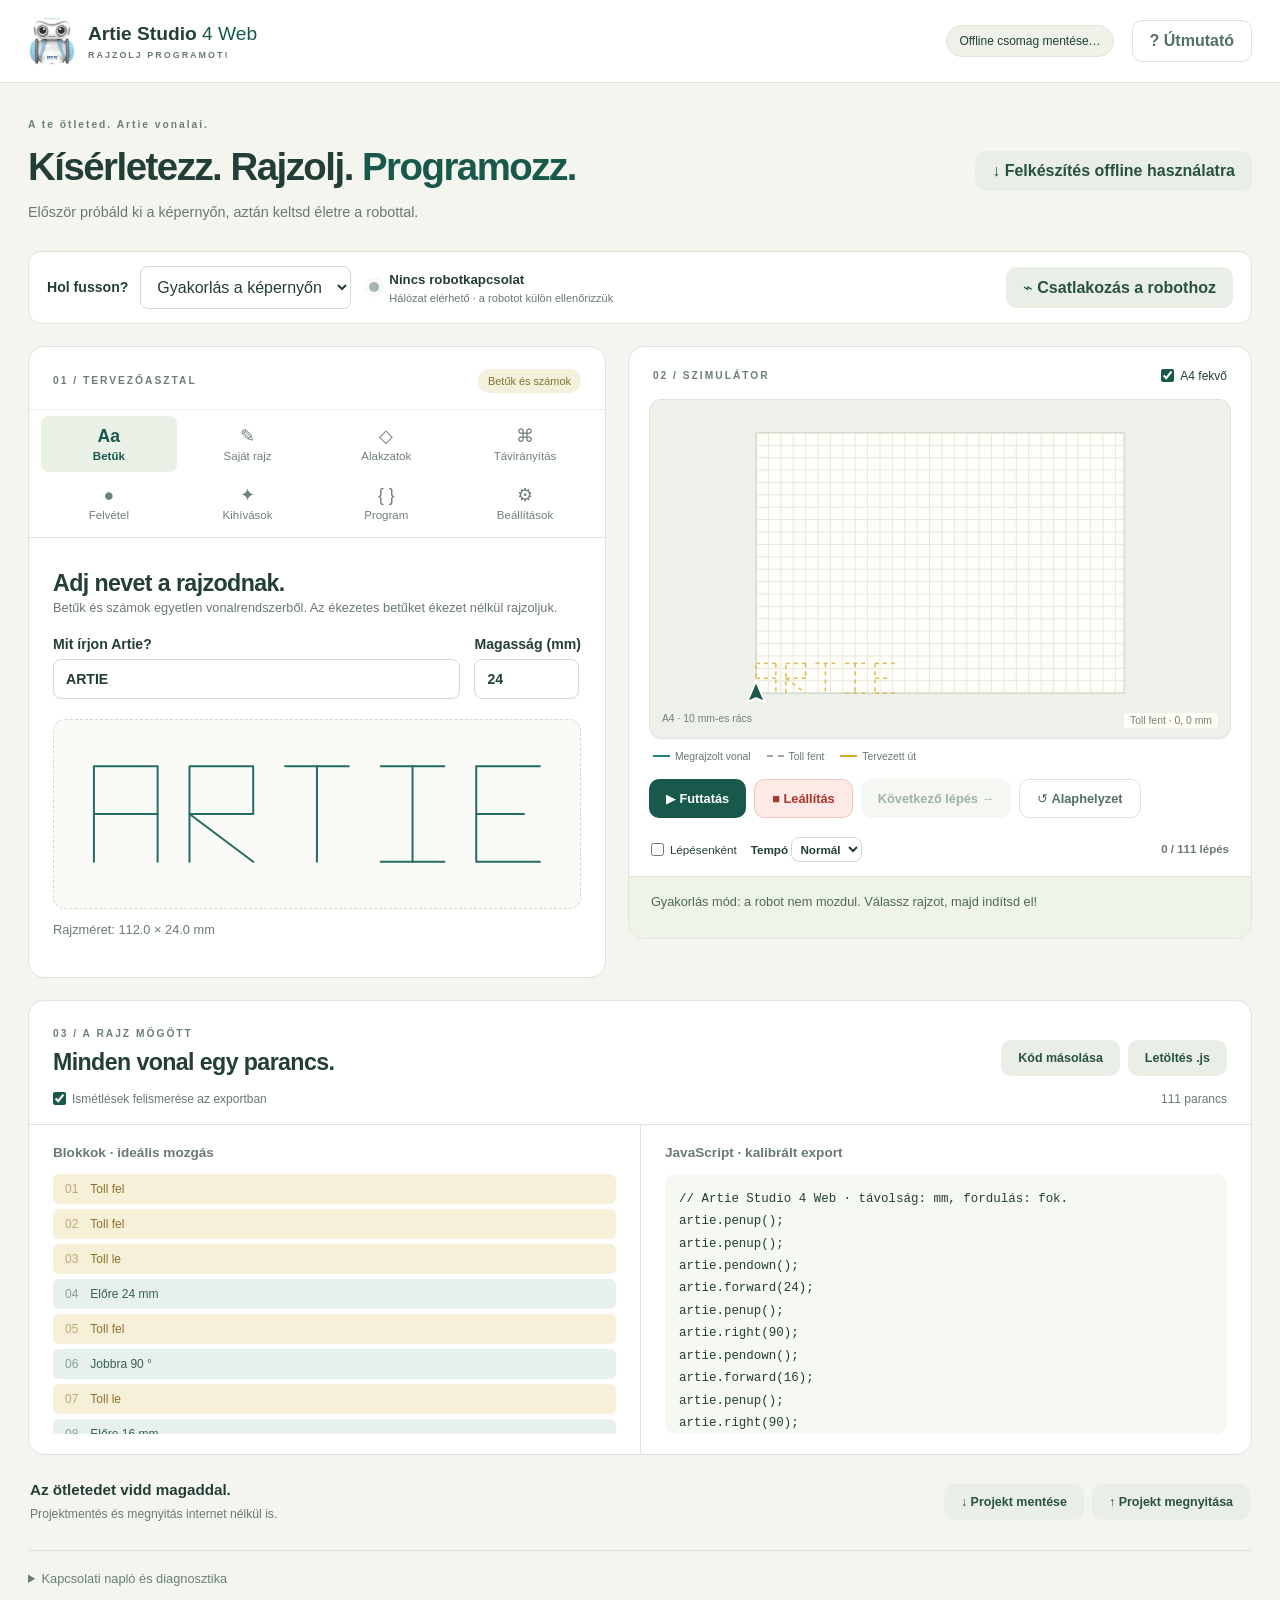
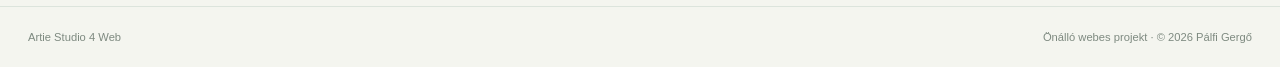
<file: artie-studio/index.html>
<!doctype html>
<html lang="hu"><head><meta charset="utf-8"><meta name="viewport" content="width=device-width,initial-scale=1"><meta name="theme-color" content="#19594c"><meta name="description" content="Artie Studio 4 Web: rajzolás, programozás és offline robotműhely."><title>Artie Studio 4 Web · Rajzolj programot!</title><link rel="icon" href="artie.png"><link rel="manifest" href="manifest.webmanifest"><link rel="stylesheet" href="style.css"><script type="module" src="app.js"></script></head>
<body><header class="topbar"><a class="brand" href="./"><img src="artie.png" width="48" height="48" alt="Artie robot"><span>Artie Studio <b>4 Web</b><small>RAJZOLJ PROGRAMOT!</small></span></a><div class="top-status"><span class="status" id="offline-status" role="status">Offline csomag ellenőrzése…</span><button class="quiet" id="help-open" aria-label="Használati útmutató">? Útmutató</button></div></header>
<main><section class="intro"><div><p class="eyebrow">A te ötleted. Artie vonalai.</p><h1>Kísérletezz. Rajzolj. <em>Programozz.</em></h1><p>Először próbáld ki a képernyőn, aztán keltsd életre a robottal.</p></div><button id="prepare-offline" class="secondary">↓ Felkészítés offline használatra</button></section>
<section class="connection-strip" aria-label="Robotkapcsolat"><div class="mode-field"><label for="mode">Hol fusson?</label><select id="mode"><option value="practice">Gyakorlás a képernyőn</option><option value="robot">Rajzolás robottal</option></select></div><div class="connection-state"><span class="signal" id="signal"></span><div><strong id="robot-status" role="status">Nincs robotkapcsolat</strong><small id="network-status">Hálózat ellenőrzése…</small></div></div><button id="connect" class="secondary">⌁ Csatlakozás a robothoz</button><button id="disconnect" class="quiet" hidden>Bontás</button><button id="install" class="quiet" hidden>Alkalmazás telepítése</button></section>
<section class="workspace"><div class="source-panel panel"><div class="panel-heading"><span class="eyebrow">01 / TERVEZŐASZTAL</span><span class="chip" id="source-chip">Betűk és számok</span></div><div class="tabs" role="tablist" aria-label="Rajz forrása"><button role="tab" id="tab-text" aria-controls="source-content" aria-selected="true" data-tab="text">Aa <span>Betűk</span></button><button role="tab" id="tab-draw" aria-controls="source-content" aria-selected="false" data-tab="draw">✎ <span>Saját rajz</span></button><button role="tab" id="tab-shapes" aria-controls="source-content" aria-selected="false" data-tab="shapes">◇ <span>Alakzatok</span></button><button role="tab" id="tab-remote" aria-controls="source-content" aria-selected="false" data-tab="remote">⌘ <span>Távirányítás</span></button><button role="tab" id="tab-recording" aria-controls="source-content" aria-selected="false" data-tab="recording">● <span>Felvétel</span></button><button role="tab" id="tab-challenges" aria-controls="source-content" aria-selected="false" data-tab="challenges">✦ <span>Kihívások</span></button><button role="tab" id="tab-program" aria-controls="source-content" aria-selected="false" data-tab="program">{ } <span>Program</span></button><button role="tab" id="tab-settings" aria-controls="source-content" aria-selected="false" data-tab="settings">⚙ <span>Beállítások</span></button></div><div id="source-content" role="tabpanel" aria-labelledby="tab-text"></div></div>
<div class="preview-panel panel"><div class="panel-heading"><span class="eyebrow">02 / SZIMULÁTOR</span><label class="check"><input type="checkbox" id="landscape" checked>A4 fekvő</label></div><div class="canvas-wrap"><canvas id="simulator" aria-label="A robot tervezett és lefutott útvonala 10 milliméteres rácson"></canvas><div class="paper-label">A4 · 10 mm-es rács <span id="sim-state">Toll fent</span></div></div><div class="legend"><span><i class="ink"></i>Megrajzolt vonal</span><span><i class="travel"></i>Toll fent</span><span><i class="planned"></i>Tervezett út</span></div><div class="playbar"><button id="run" class="primary">▶ Futtatás</button><button id="stop" class="stop">■ Leállítás</button><button id="next" class="secondary" disabled>Következő lépés →</button><button id="reset" class="quiet">↺ Alaphelyzet</button></div><div class="run-options"><label class="check"><input type="checkbox" id="step-mode">Lépésenként</label><label for="speed">Tempó <select id="speed"><option value="300">Lassú</option><option value="100" selected>Normál</option><option value="10">Gyors</option></select></label><strong id="run-progress" aria-live="polite">0 / 0 lépés</strong></div><p class="notice" id="message" role="status">Gyakorlás mód: a robot nem mozdul. Válassz rajzot, majd indítsd el!</p></div></section>
<section class="code-panel panel"><div class="panel-heading"><div><span class="eyebrow">03 / A RAJZ MÖGÖTT</span><h2>Minden vonal egy parancs.</h2></div><div class="tools"><button class="secondary" id="copy-code">Kód másolása</button><button class="secondary" id="export-code">Letöltés .js</button></div></div><div class="code-settings"><label class="check"><input id="use-loops" type="checkbox" checked>Ismétlések felismerése az exportban</label><span id="command-count">0 parancs</span></div><div class="code-columns"><div><h3>Blokkok · ideális mozgás</h3><ol id="blocks" class="blocks"></ol></div><div><h3>JavaScript · kalibrált export</h3><pre id="code" tabindex="0"></pre></div></div></section>
<section class="project-bar"><div><strong>Az ötletedet vidd magaddal.</strong><p>Projektmentés és megnyitás internet nélkül is.</p></div><div class="tools"><button id="save-project" class="secondary">↓ Projekt mentése</button><button id="open-project" class="secondary">↑ Projekt megnyitása</button><input type="file" id="project-file" accept=".json,application/json" hidden></div></section>
<details class="diagnostics"><summary>Kapcsolati napló és diagnosztika</summary><p>A kapcsolatpróba csak verziót és állapotot kérdez; a robotot nem mozgatja.</p><button id="ping" class="secondary">Kapcsolat tesztelése</button><button id="download-log" class="quiet">Napló letöltése</button><pre id="log">Még nincs kapcsolati esemény.</pre></details></main>
<footer>Artie Studio 4 Web <span>Önálló webes projekt · © 2026 Pálfi Gergő</span></footer>
<dialog id="help"><div class="dialog-head"><h2>Internetről a robothoz</h2><button id="help-close" class="quiet" aria-label="Útmutató bezárása">✕</button></div><ol class="guide"><li><strong>Nyisd meg interneten.</strong> Várd meg az „Offline használatra kész” jelzést. Minden szükséges fájl a böngészőbe kerül.</li><li><strong>Válts az Artie Wi-Fi-hálózatára.</strong> A böngészőlap maradjon nyitva. Az „internet nélkül” hálózati jelzés ilyenkor természetes.</li><li><strong>Kattints a Csatlakozás gombra.</strong> Ha a böngésző kéri, engedélyezd ennek az oldalnak a helyi hálózaton lévő robot elérését.</li><li><strong>Várd meg: Robot válaszol.</strong> A próba nem mozgatja a robotot. Ezután válaszd a „Rajzolás robottal” módot, és indíts el egy rövid feladatot.</li></ol><p>Az első alkalommal valódi robottal kell ellenőrizni a böngészős kapcsolatot. Ha a robot elutasítja az oldal eredetét, ezt a webalkalmazás nem tudja felülírni.</p><p>Gyakorlás módban minden rajz robot és internet nélkül is kipróbálható. Az offline adatok az adott böngészőben és profilban maradnak; a böngészőadatok törlése után újra töltsd be interneten.</p><p>A szimulátor ideális mozgást mutat. A valódi robotnak sík, szabad felület kell; a lap széle nem veszi figyelembe a robot testének méretét. Megszakadt kapcsolatnál a fizikai leállás nem igazolható.</p></dialog>
</body></html>
</file>
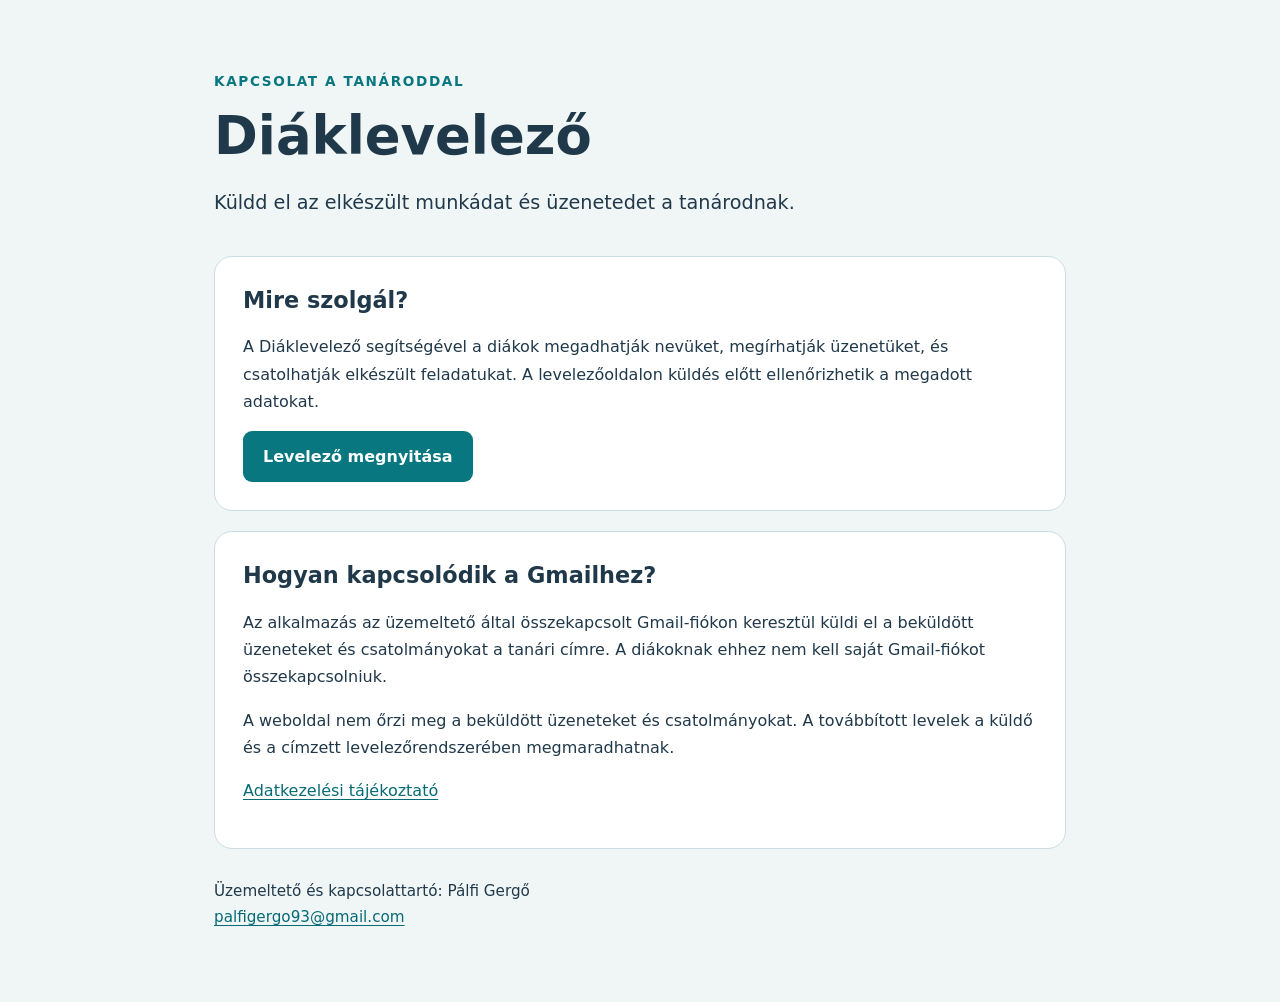
<file: diaklevelezo/index.html>
<!doctype html>
<html lang="hu"><head><meta charset="utf-8"><meta name="viewport" content="width=device-width,initial-scale=1"><title>Diáklevelező – Pálfi Gergő</title><meta name="description" content="Diáklevelező: elkészült iskolai feladatok és üzenetek elküldése a tanárnak."><link rel="stylesheet" href="style.css"></head>
<body><main><header><p class="eyebrow">Kapcsolat a tanároddal</p><h1>Diáklevelező</h1><p class="lead">Küldd el az elkészült munkádat és üzenetedet a tanárodnak.</p></header>
<section><h2>Mire szolgál?</h2><p>A Diáklevelező segítségével a diákok megadhatják nevüket, megírhatják üzenetüket, és csatolhatják elkészült feladatukat. A levelezőoldalon küldés előtt ellenőrizhetik a megadott adatokat.</p><a class="button" href="https://palgeri93.alwaysdata.net/topografia/levelezo.php">Levelező megnyitása</a></section>
<section><h2>Hogyan kapcsolódik a Gmailhez?</h2><p>Az alkalmazás az üzemeltető által összekapcsolt Gmail-fiókon keresztül küldi el a beküldött üzeneteket és csatolmányokat a tanári címre. A diákoknak ehhez nem kell saját Gmail-fiókot összekapcsolniuk.</p><p>A weboldal nem őrzi meg a beküldött üzeneteket és csatolmányokat. A továbbított levelek a küldő és a címzett levelezőrendszerében megmaradhatnak.</p><p><a href="adatkezeles.html">Adatkezelési tájékoztató</a></p></section>
<footer><p>Üzemeltető és kapcsolattartó: Pálfi Gergő<br><a href="mailto:palfigergo93@gmail.com">palfigergo93@gmail.com</a></p></footer></main></body></html>
</file>
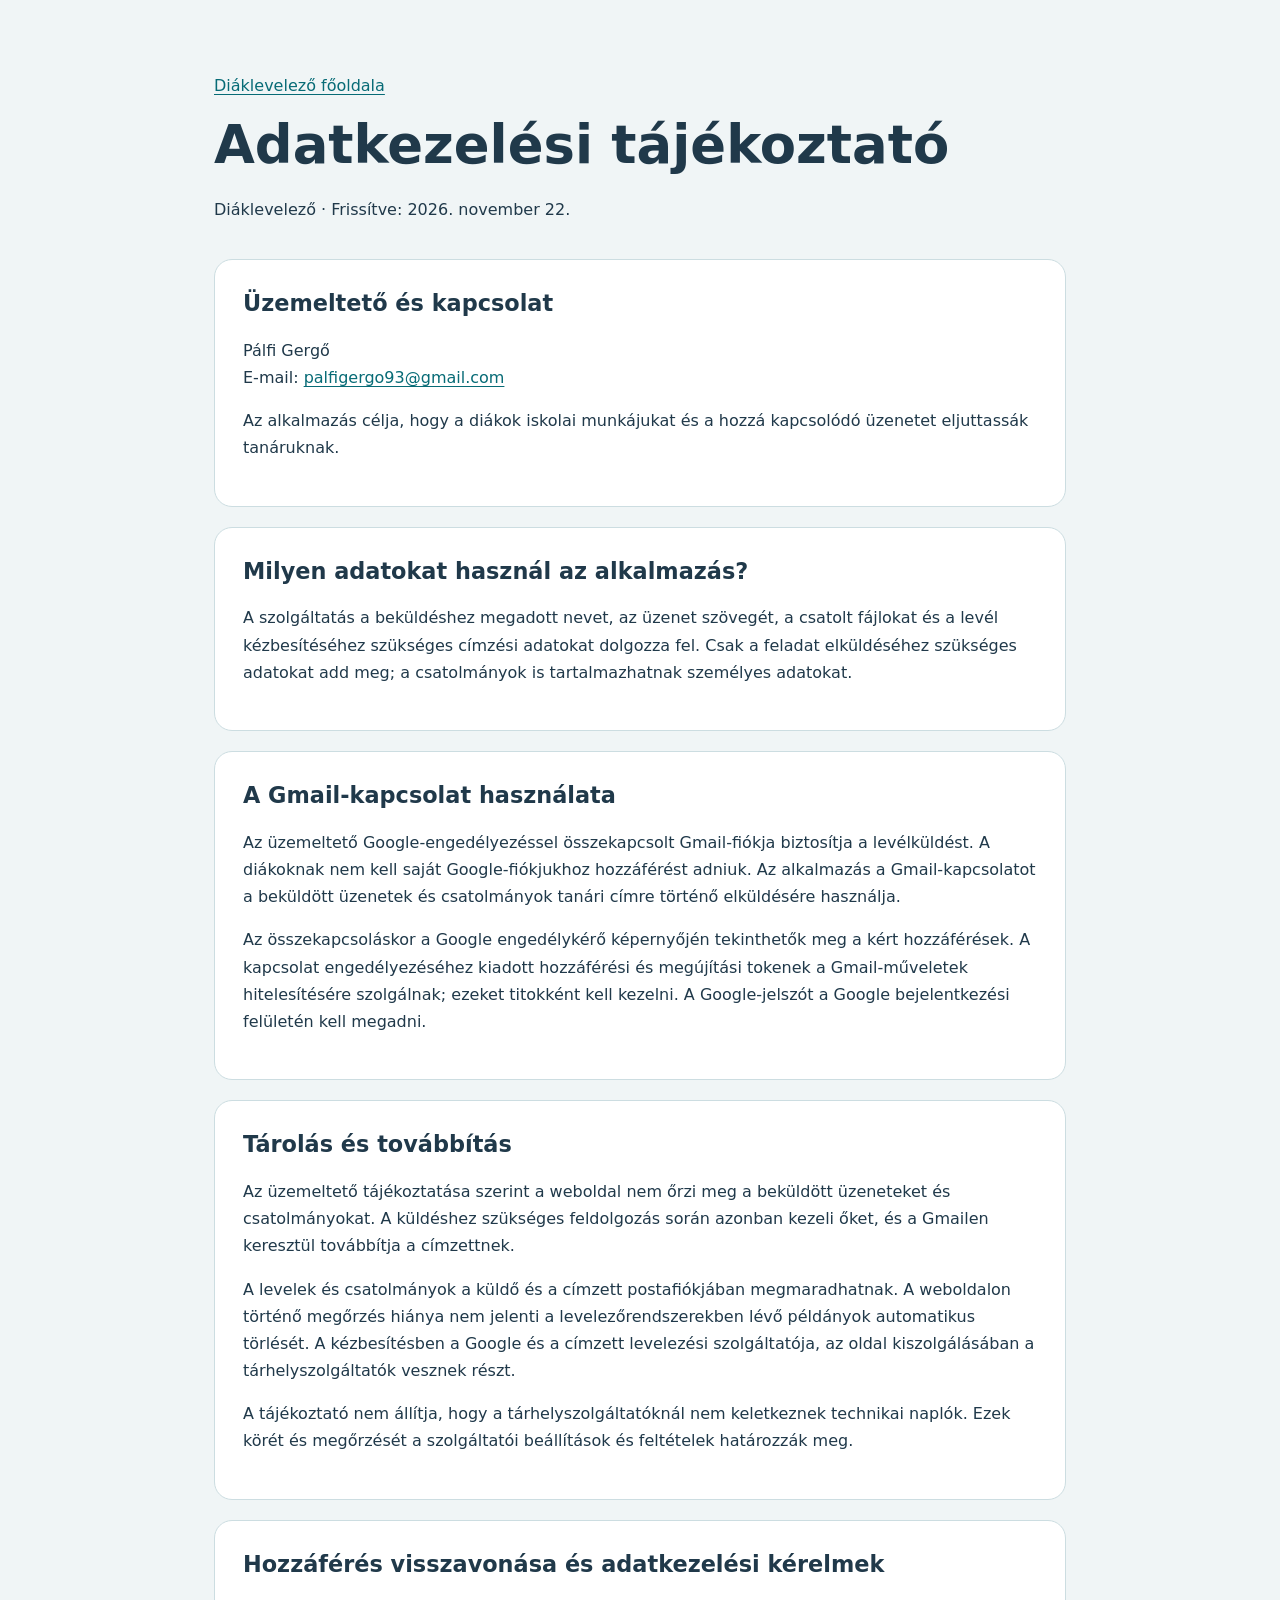
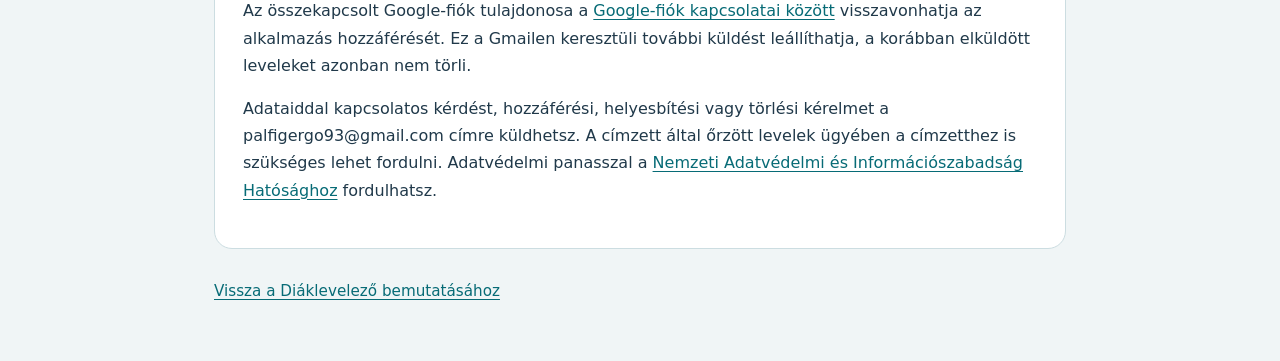
<file: diaklevelezo/adatkezeles.html>
<!doctype html>
<html lang="hu"><head><meta charset="utf-8"><meta name="viewport" content="width=device-width,initial-scale=1"><title>Adatkezelési tájékoztató – Diáklevelező</title><link rel="stylesheet" href="style.css"></head><body><main>
<header><p><a href="index.html">Diáklevelező főoldala</a></p><h1>Adatkezelési tájékoztató</h1><p>Diáklevelező · Frissítve: 2026. november 22.</p></header>
<section><h2>Üzemeltető és kapcsolat</h2><p>Pálfi Gergő<br>E-mail: <a href="mailto:palfigergo93@gmail.com">palfigergo93@gmail.com</a></p><p>Az alkalmazás célja, hogy a diákok iskolai munkájukat és a hozzá kapcsolódó üzenetet eljuttassák tanáruknak.</p></section>
<section><h2>Milyen adatokat használ az alkalmazás?</h2><p>A szolgáltatás a beküldéshez megadott nevet, az üzenet szövegét, a csatolt fájlokat és a levél kézbesítéséhez szükséges címzési adatokat dolgozza fel. Csak a feladat elküldéséhez szükséges adatokat add meg; a csatolmányok is tartalmazhatnak személyes adatokat.</p></section>
<section><h2>A Gmail-kapcsolat használata</h2><p>Az üzemeltető Google-engedélyezéssel összekapcsolt Gmail-fiókja biztosítja a levélküldést. A diákoknak nem kell saját Google-fiókjukhoz hozzáférést adniuk. Az alkalmazás a Gmail-kapcsolatot a beküldött üzenetek és csatolmányok tanári címre történő elküldésére használja.</p><p>Az összekapcsoláskor a Google engedélykérő képernyőjén tekinthetők meg a kért hozzáférések. A kapcsolat engedélyezéséhez kiadott hozzáférési és megújítási tokenek a Gmail-műveletek hitelesítésére szolgálnak; ezeket titokként kell kezelni. A Google-jelszót a Google bejelentkezési felületén kell megadni.</p></section>
<section><h2>Tárolás és továbbítás</h2><p>Az üzemeltető tájékoztatása szerint a weboldal nem őrzi meg a beküldött üzeneteket és csatolmányokat. A küldéshez szükséges feldolgozás során azonban kezeli őket, és a Gmailen keresztül továbbítja a címzettnek.</p><p>A levelek és csatolmányok a küldő és a címzett postafiókjában megmaradhatnak. A weboldalon történő megőrzés hiánya nem jelenti a levelezőrendszerekben lévő példányok automatikus törlését. A kézbesítésben a Google és a címzett levelezési szolgáltatója, az oldal kiszolgálásában a tárhelyszolgáltatók vesznek részt.</p><p>A tájékoztató nem állítja, hogy a tárhelyszolgáltatóknál nem keletkeznek technikai naplók. Ezek körét és megőrzését a szolgáltatói beállítások és feltételek határozzák meg.</p></section>
<section><h2>Hozzáférés visszavonása és adatkezelési kérelmek</h2><p>Az összekapcsolt Google-fiók tulajdonosa a <a href="https://myaccount.google.com/connections">Google-fiók kapcsolatai között</a> visszavonhatja az alkalmazás hozzáférését. Ez a Gmailen keresztüli további küldést leállíthatja, a korábban elküldött leveleket azonban nem törli.</p><p>Adataiddal kapcsolatos kérdést, hozzáférési, helyesbítési vagy törlési kérelmet a palfigergo93@gmail.com címre küldhetsz. A címzett által őrzött levelek ügyében a címzetthez is szükséges lehet fordulni. Adatvédelmi panasszal a <a href="https://www.naih.hu/">Nemzeti Adatvédelmi és Információszabadság Hatósághoz</a> fordulhatsz.</p></section>
<footer><a href="index.html">Vissza a Diáklevelező bemutatásához</a></footer></main></body></html>
</file>
<file: artie-studio/style.css>
:root{font-family:Segoe UI,Arial,sans-serif;color:#233e36;background:#f4f5ef;font-synthesis:none;--green:#19594c;--muted:#697a72;--line:#dce4dc;--yellow:#ebc74b}*{box-sizing:border-box}body{margin:0}button,input,select,textarea{font:inherit}button{cursor:pointer;border:0;border-radius:10px;padding:11px 17px;font-weight:650;transition:background .15s,transform .15s}button:hover{filter:brightness(.96)}button:active{transform:translateY(1px)}button:disabled{opacity:.45;cursor:default}button:focus-visible,a:focus-visible,input:focus-visible,textarea:focus-visible,select:focus-visible,summary:focus-visible{outline:3px solid #d79e2e;outline-offset:3px}input,select,textarea{padding:11px 12px;border:1px solid #d0dcd2;border-radius:8px;background:#fff;color:inherit;max-width:100%}textarea{width:100%;min-height:190px;resize:vertical}input[type=number]{width:105px}input[type=checkbox]{accent-color:var(--green)}label{font-size:.88rem;font-weight:600}h1,h2,h3,p{margin-top:0}h1{font-size:clamp(1.8rem,3vw,2.7rem);letter-spacing:-1.5px;line-height:1.18;margin-bottom:12px}h1 em{font-style:normal;color:var(--green)}h2{font-size:1.45rem;letter-spacing:-.6px;margin:8px 0 0}h3{font-size:.85rem;color:var(--muted);font-weight:600}p{line-height:1.65}.topbar{display:flex;align-items:center;justify-content:space-between;padding:17px max(28px,calc((100vw - 1450px)/2));background:#fff;border-bottom:1px solid var(--line);gap:16px}.brand{display:flex;align-items:center;gap:12px;text-decoration:none;color:inherit;font-weight:800;font-size:1.2rem;white-space:nowrap}.brand img{object-fit:contain}.brand b{font-weight:400;color:var(--green)}.brand small{display:block;font-size:.56rem;letter-spacing:2px;color:var(--muted);margin-top:5px}.top-status{display:flex;align-items:center;gap:18px}.status{font-size:.75rem;background:#eef2e8;border:1px solid #dfe6d6;border-radius:30px;padding:8px 12px}.status.ready{color:#176046;background:#e6f4eb}.status.error{background:#fff1dc;color:#805115}.quiet{background:transparent;color:#537064;border:1px solid var(--line)}.secondary{background:#e9efe6;color:#285143}.primary{background:var(--green);color:#fff}.stop{background:#fde9e6;color:#a6372c;border:1px solid #efc6c0}main{max-width:1450px;margin:auto;padding:34px 28px 0}.intro{display:flex;align-items:center;justify-content:space-between;gap:20px;margin-bottom:26px}.intro p:last-child{color:var(--muted);margin:0;font-size:.9rem}.eyebrow{font-size:.64rem;letter-spacing:2px;font-weight:750;color:#6b8073;margin-bottom:10px}.connection-strip{display:flex;align-items:center;gap:18px;background:#fff;border:1px solid var(--line);border-radius:13px;padding:14px 18px;margin-bottom:22px;flex-wrap:wrap}.mode-field{display:flex;align-items:center;gap:12px}.connection-state{display:flex;align-items:center;gap:10px;margin-right:auto;min-width:185px}.connection-state strong{font-size:.83rem}.connection-state small{display:block;color:var(--muted);font-size:.69rem;margin-top:4px}.signal{width:10px;height:10px;background:#a6b6ad;border-radius:50%;box-shadow:0 0 0 5px #a6b6ad14}.signal.connected{background:#26835c}.signal.connecting{background:#d4a025}.signal.error{background:#c74736}.workspace{display:grid;grid-template-columns:minmax(0,1fr) minmax(0,1.08fr);gap:22px;align-items:start}.panel{background:#fff;border:1px solid var(--line);border-radius:16px;overflow:hidden}.panel-heading{display:flex;align-items:center;justify-content:space-between;gap:16px;padding:22px 24px 16px}.panel-heading .eyebrow{margin:0}.chip{background:#f3f1dc;color:#82712c;font-size:.68rem;padding:6px 10px;border-radius:30px}.tabs{display:grid;grid-template-columns:repeat(4,minmax(0,1fr));border-top:1px solid #edf0e9;border-bottom:1px solid var(--line);padding:6px 12px;gap:3px}.tabs button{background:none;font-size:1.1rem;padding:10px 3px;color:#6f8076;border-radius:8px;font-weight:500}.tabs button span{font-size:.72rem;display:block;margin-top:3px}.tabs button[aria-selected=true]{background:#eaf2e7;color:var(--green);font-weight:700}#source-content{padding:24px;min-height:365px}.form-grid{display:flex;gap:14px;align-items:end;flex-wrap:wrap;margin:18px 0}.form-field{display:flex;flex-direction:column;gap:7px}.form-field.grow{flex:1;min-width:160px}.form-field.grow input{width:100%}.hint{color:var(--muted);font-size:.8rem;line-height:1.65}.type-preview{border:1px dashed #d1dcd1;border-radius:12px;background:#fafbf7;height:190px;display:grid;place-items:center;overflow:hidden;margin:20px 0 10px}.type-preview svg{width:100%;height:100%;padding:20px}.type-preview polyline{fill:none;stroke:#256c63;stroke-width:2;vector-effect:non-scaling-stroke;stroke-linejoin:round;stroke-linecap:round}.canvas-wrap{position:relative;background:#edf1e9;margin:0 20px;border:1px solid var(--line);border-radius:12px;overflow:hidden;height:340px}.canvas-wrap canvas{width:100%;height:100%;display:block}.paper-label{position:absolute;bottom:10px;left:12px;right:12px;display:flex;justify-content:space-between;font-size:.65rem;color:#748177;pointer-events:none}.paper-label span{background:#fffdf6;padding:2px 6px;border-radius:4px}.legend{display:flex;gap:16px;flex-wrap:wrap;padding:12px 24px;font-size:.65rem;color:var(--muted)}.legend span{display:flex;align-items:center;gap:5px}.legend i{display:inline-block;width:17px;height:2px;background:#287f82}.legend i.travel{border-top:2px dashed #9ba8a2;background:none}.legend i.planned{background:#d2a82e}.playbar{display:flex;gap:8px;flex-wrap:wrap;padding:5px 20px}.playbar button{font-size:.8rem}.run-options{padding:14px 22px;display:flex;gap:14px;align-items:center;flex-wrap:wrap;font-size:.72rem}.run-options label{font-size:.73rem}.run-options select{padding:4px}.run-options strong{margin-left:auto;font-variant-numeric:tabular-nums;color:var(--muted)}.check{display:inline-flex;align-items:center;gap:6px;font-size:.75rem;font-weight:500}.check input{margin:0}.notice{margin:0;padding:14px 22px;background:#eff4e9;border-top:1px solid var(--line);font-size:.8rem;color:#4e6855;min-height:62px}.notice.error{background:#fdefe8;color:#9f382e}.notice.warning{background:#fff5df;color:#80611e}.tools{display:flex;gap:8px;align-items:center;flex-wrap:wrap}.tools button{font-size:.78rem}.code-panel{margin-top:22px}.code-panel .panel-heading{align-items:end}.code-settings{display:flex;justify-content:space-between;gap:12px;padding:0 24px 18px;font-size:.75rem;color:var(--muted)}.code-columns{display:grid;grid-template-columns:1fr 1fr;border-top:1px solid var(--line)}.code-columns>div{padding:20px 24px;min-width:0}.code-columns>div+div{border-left:1px solid var(--line)}pre{white-space:pre-wrap;overflow-wrap:anywhere;font: .78rem/1.8 Consolas,monospace;tab-size:2;margin:0;max-height:260px;overflow:auto}#code{background:#f6f8f2;padding:14px;border-radius:10px;min-height:120px}.blocks{list-style:none;padding:0;margin:0;max-height:260px;overflow:auto}.blocks li{display:flex;gap:12px;padding:8px 12px;margin-bottom:5px;border-radius:6px;background:#e8f0eb;font-size:.75rem;color:#376051}.blocks li.pen{background:#f6f0d9;color:#8c702e}.blocks li.active{background:#e9c954;color:#3e381f;outline:2px solid #b29b34;outline-offset:-2px}.blocks li span{opacity:.55;font-variant-numeric:tabular-nums}.project-bar{display:flex;justify-content:space-between;align-items:center;gap:20px;padding:26px 2px}.project-bar strong{font-size:.95rem}.project-bar p{font-size:.76rem;color:var(--muted);margin:5px 0 0}.diagnostics{border-top:1px solid var(--line);padding:20px 0}.diagnostics summary{cursor:pointer;color:#688073;font-size:.8rem}.diagnostics p{font-size:.8rem;margin:14px 0}.diagnostics pre{margin:15px 0;background:#fff;padding:14px;border-radius:9px}footer{max-width:1450px;margin:auto;padding:24px 28px;border-top:1px solid var(--line);display:flex;justify-content:space-between;gap:16px;color:#7e8a80;font-size:.7rem}.drawing-board{display:block;background:#f9faf6;border:1px solid var(--line);border-radius:10px;width:100%;height:260px;touch-action:none;cursor:crosshair}.drawing-tools{margin:14px 0}.remote-pad{display:grid;grid-template-columns:repeat(3,1fr);gap:10px;margin:24px auto;max-width:360px}.remote-pad button{min-height:64px;font-size:.85rem}.remote-pad button.up{grid-column:2}.remote-pad button.left{grid-column:1}.remote-pad button.down{grid-column:2}.remote-pad button.pen{background:#f5edce;color:#7b6526}.record-banner{background:#f8f1df;border-radius:10px;padding:16px;margin:15px 0}.record-list{max-height:200px;overflow:auto;font-size:.8rem;padding-left:25px}.challenge-list{display:grid;grid-template-columns:1fr 1fr;gap:10px;margin-bottom:22px}.challenge-list button{text-align:left;background:#f2f5ec;color:#496545;border:1px solid transparent;font-size:.8rem;line-height:1.6}.challenge-list button.active{border-color:#88a58a;background:#e8f0df}.challenge-list small{display:block;color:#85917f;font-size:.68rem}.program-input{font-family:Consolas,monospace;font-size:.85rem;line-height:1.6;min-height:250px}.settings-section{border-bottom:1px solid var(--line);padding-bottom:18px;margin-bottom:20px}.settings-section h3{color:#305b4c;font-size:.95rem}.settings-section input[type=url]{width:100%;font-size:.8rem}dialog{border:1px solid var(--line);border-radius:18px;max-width:640px;width:calc(100% - 30px);padding:28px;color:inherit;box-shadow:0 20px 80px #19382b33}dialog::backdrop{background:#17362e80}.dialog-head{display:flex;align-items:center;justify-content:space-between;gap:20px}.dialog-head h2{margin:0}.guide{padding-left:24px;margin:24px 0}.guide li{padding:8px 0;font-size:.88rem;line-height:1.65}.guide strong{display:block}dialog p{font-size:.8rem;color:var(--muted)}[hidden]{display:none!important}body.robot-mode .connection-strip{border-color:#d4ad47;background:#fffdf4}body.running .signal.connected{box-shadow:0 0 0 5px #25835720}@media(max-width:1100px){.workspace{grid-template-columns:1fr 1fr;gap:14px}.playbar{gap:6px}.playbar button{padding:10px 12px}#source-content{padding:18px}.canvas-wrap{height:310px;margin:0 14px}.intro{align-items:flex-start}.intro>button{max-width:210px}.topbar{padding:14px 24px}}@media(max-width:850px){main{padding:24px 16px 0}.workspace{grid-template-columns:1fr}.intro{flex-direction:column;gap:18px}.intro>button{max-width:none}.canvas-wrap{height:370px}.top-status{flex-direction:column;align-items:end;gap:7px}.status{font-size:.65rem}.topbar{padding:12px 16px}.brand{font-size:1rem}.brand img{width:38px;height:38px}.top-status button{padding:5px 8px;font-size:.7rem}.code-columns{grid-template-columns:1fr}.code-columns>div+div{border-left:0;border-top:1px solid var(--line)}.project-bar{flex-direction:column;align-items:start}.connection-strip{gap:14px}.mode-field{width:100%}.mode-field select{flex:1}.connection-state{flex:1}.panel-heading{padding:19px}.code-panel .panel-heading{align-items:start;flex-direction:column}.intro h1{font-size:2rem}footer{padding:20px 16px;flex-direction:column}.run-options{gap:12px}.code-settings{padding:0 19px 15px;flex-wrap:wrap}}@media(prefers-reduced-motion:reduce){*{transition:none!important}}
</file>
<file: diaklevelezo/style.css>
:root{color-scheme:light;font-family:system-ui,-apple-system,"Segoe UI",sans-serif;color:#20394a;background:#f0f5f6;line-height:1.7}*{box-sizing:border-box}body{margin:0}main{max-width:900px;margin:auto;padding:56px 24px}header{margin-bottom:36px}.eyebrow{color:#087780;text-transform:uppercase;font-weight:700;letter-spacing:.12em;font-size:.85rem}h1{font-size:clamp(2rem,6vw,3.3rem);line-height:1.15;margin:12px 0 20px}h2{font-size:1.4rem;line-height:1.35;margin-top:0}.lead{font-size:1.2rem}section{background:white;border:1px solid #ccdde1;border-radius:18px;padding:28px;margin:20px 0}a{color:#076b76;text-underline-offset:3px;overflow-wrap:anywhere}a:hover{color:#03434b}.button{display:inline-block;background:#087780;color:white;text-decoration:none;padding:12px 20px;border-radius:9px;font-weight:650}.button:hover{color:white;background:#045760}a:focus-visible{outline:3px solid #c26800;outline-offset:4px}footer{font-size:.95rem;margin-top:30px}li{margin:8px 0}@media(max-width:500px){main{padding:28px 16px}section{padding:21px}}
</file>
